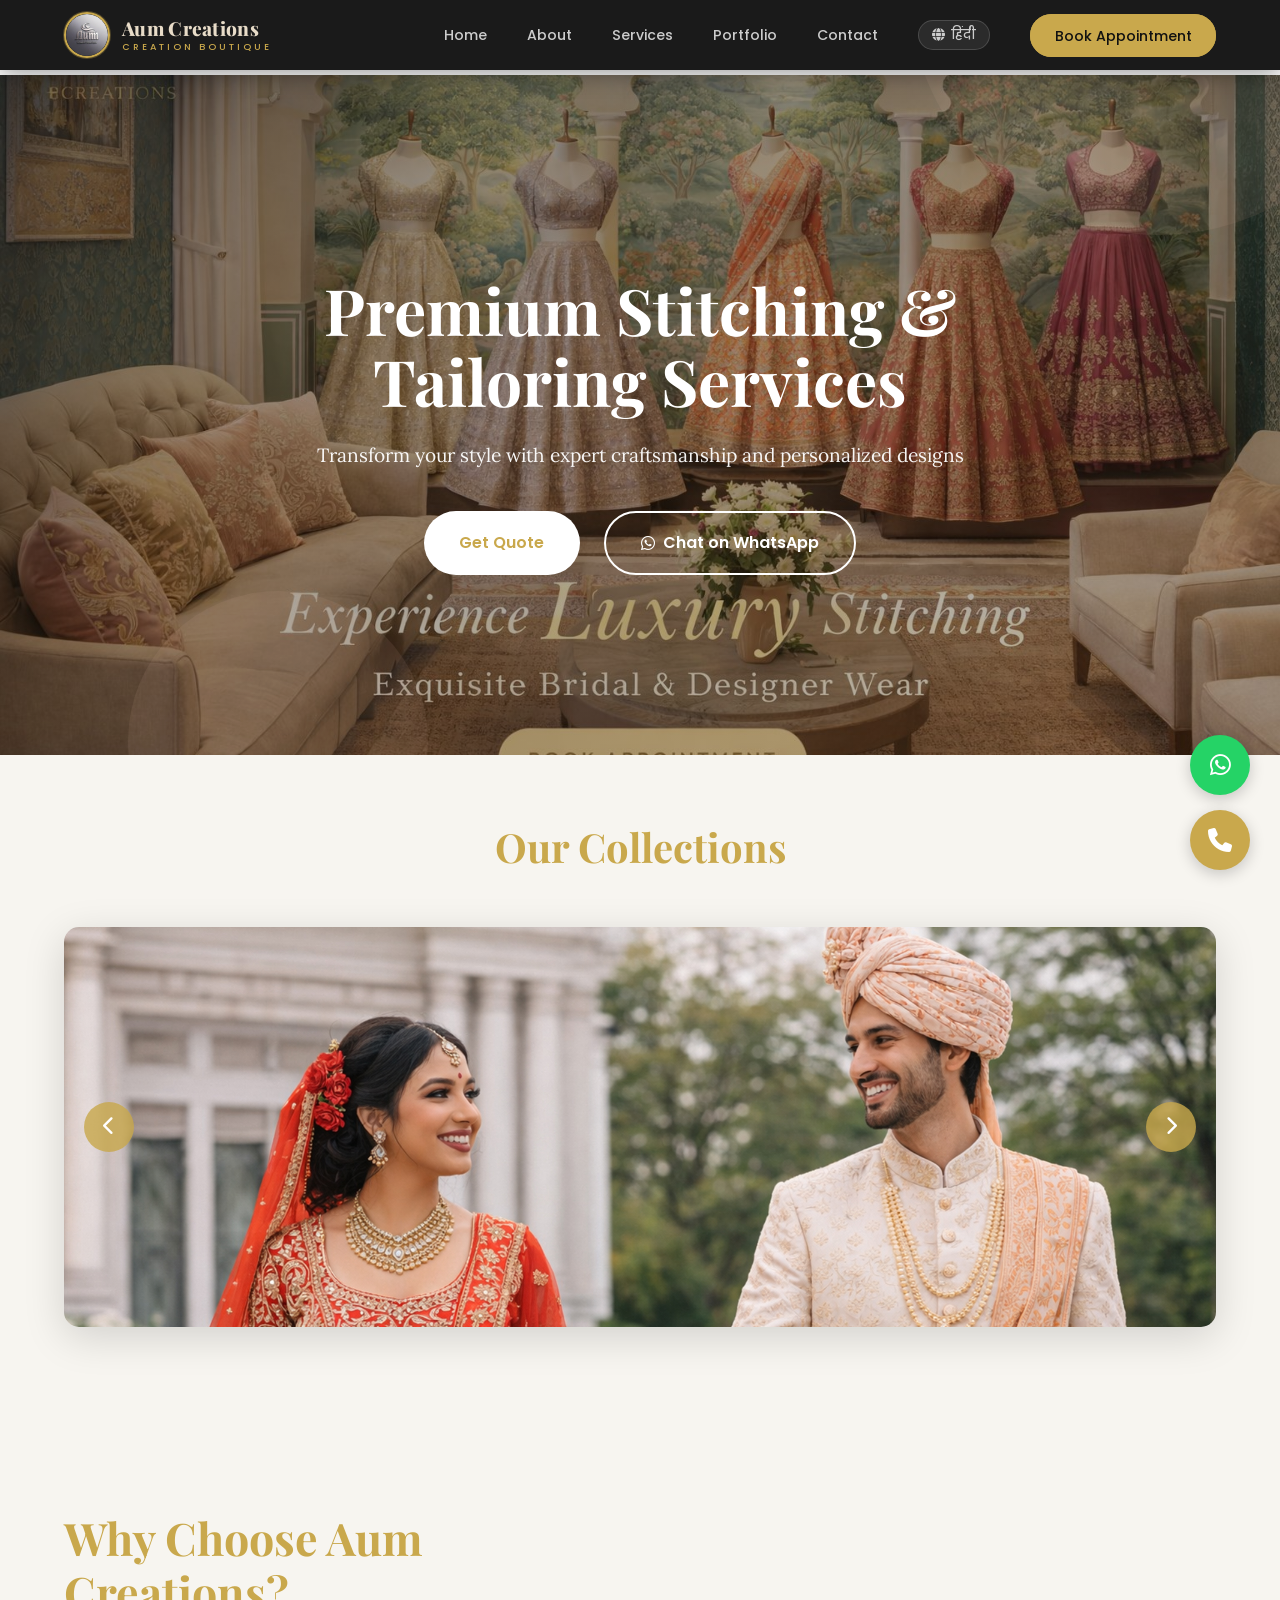
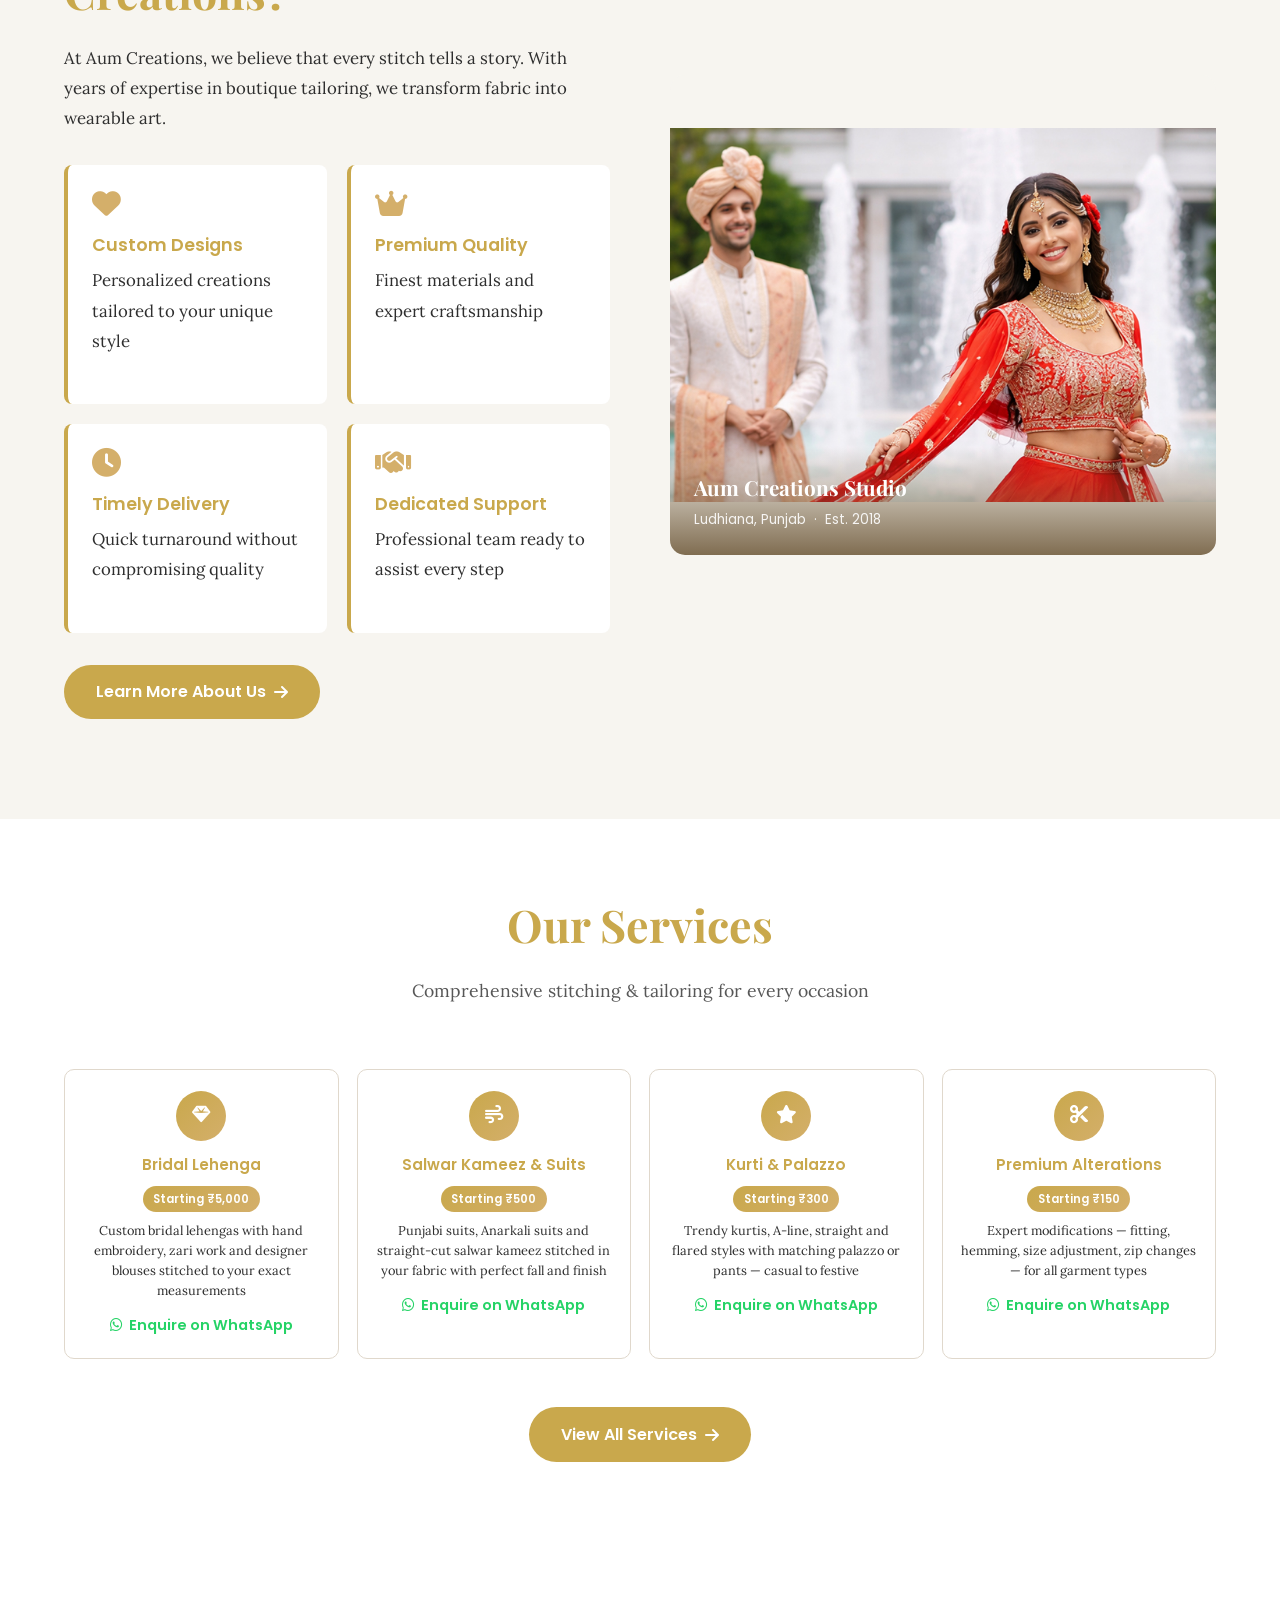
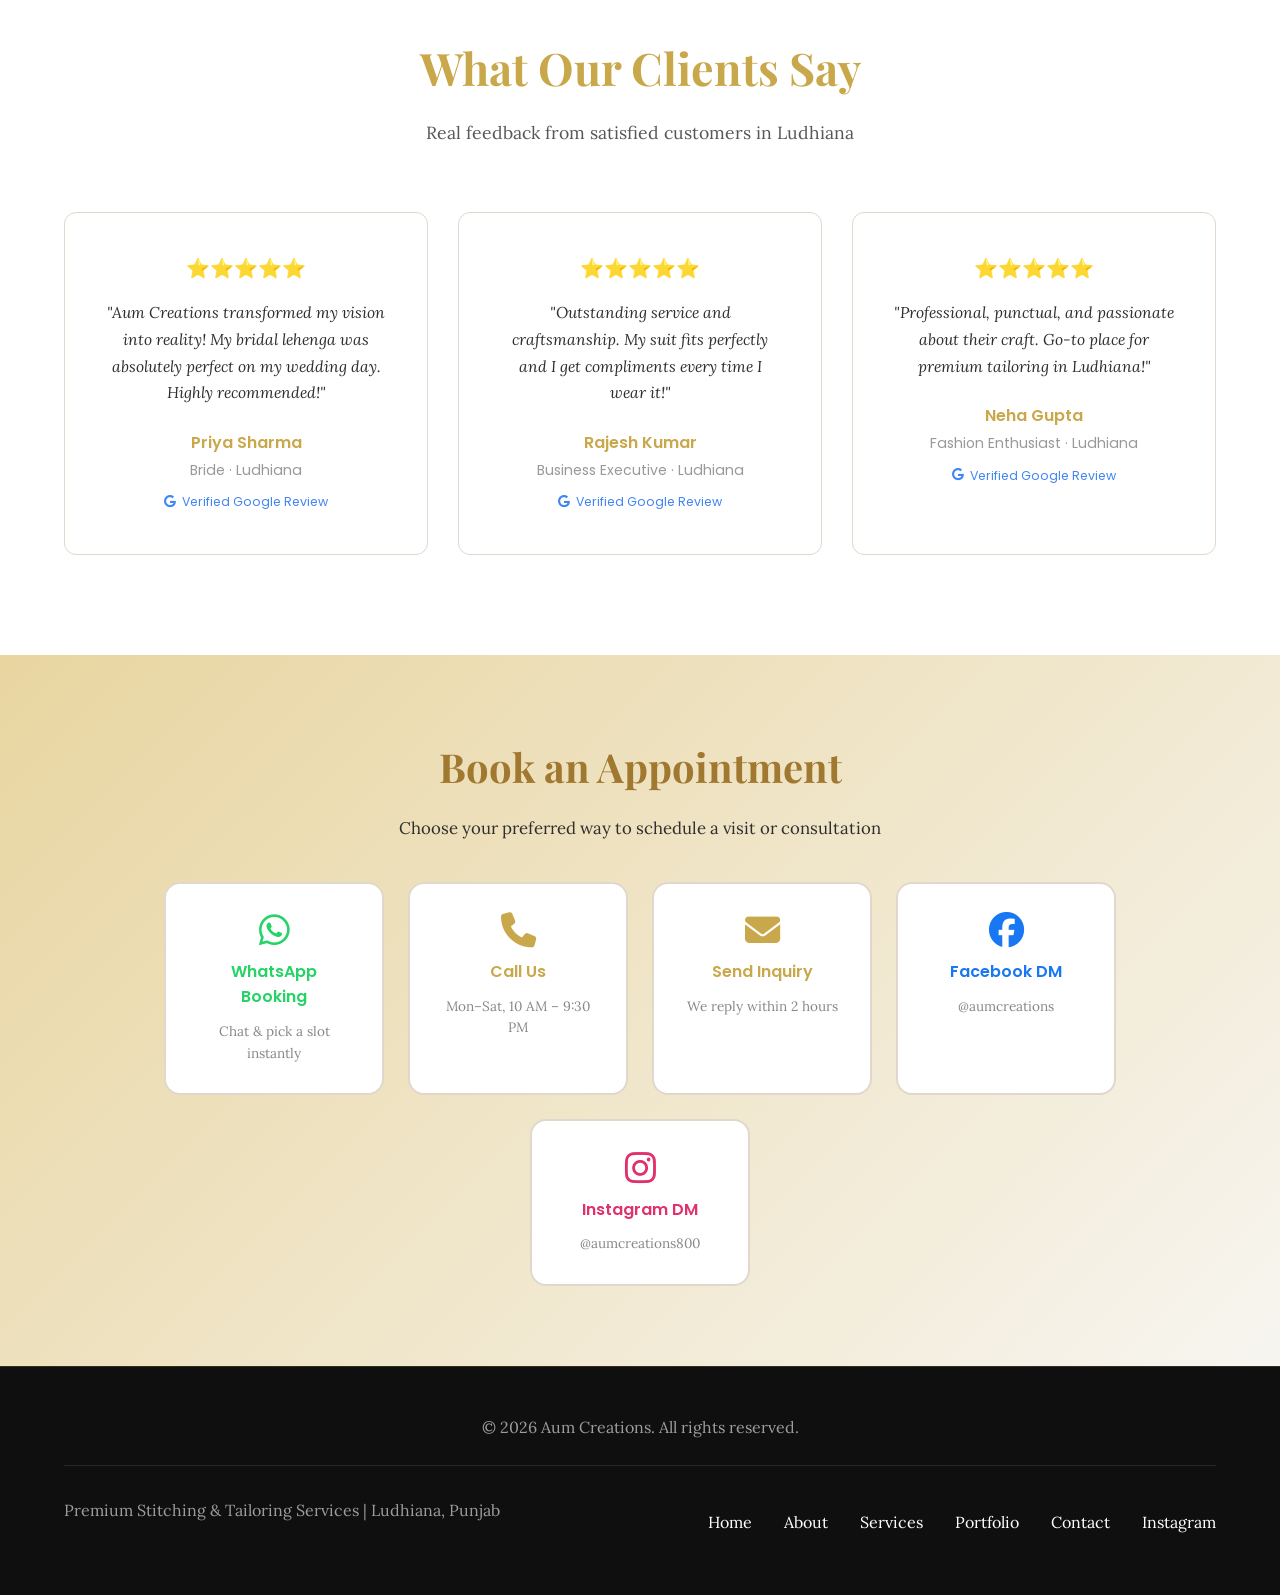
<file: templates/index.html>
<!DOCTYPE html>
<html lang="en">
<head>
    <meta charset="UTF-8">
    <meta name="viewport" content="width=device-width, initial-scale=1.0">
    <title>Aum Creations - Premium Stitching & Tailoring Services</title>
    <meta name="description" content="Discover premium stitching and tailoring services at Aum Creations, Ludhiana. Expert craftsmanship, custom designs, bridal wear, and professional alterations.">
    <link rel="icon" href="data:image/svg+xml,<svg xmlns='http://www.w3.org/2000/svg' viewBox='0 0 100 100'><text y='.9em' font-size='90'>✂️</text></svg>">
    <link rel="preconnect" href="https://fonts.googleapis.com">
    <link rel="preconnect" href="https://fonts.gstatic.com" crossorigin>
    <link href="https://fonts.googleapis.com/css2?family=Playfair+Display:wght@700;800&family=Lora:wght@400;500;600&family=Poppins:wght@300;400;500;600&display=swap" rel="stylesheet">
    <link rel="stylesheet" href="https://cdnjs.cloudflare.com/ajax/libs/font-awesome/6.4.0/css/all.min.css">
    <link rel="stylesheet" href="/static/css/shared.css">
    <style>
        /* hero */
        .hero{margin-top:75px;background:linear-gradient(160deg,rgba(15,15,15,.5) 0%,rgba(30,22,10,.4) 50%,rgba(50,35,10,.3) 100%),url('/static/images/hero-luxury-bridal.png') center/cover no-repeat;color:var(--white);padding:120px 5% 100px;text-align:center;position:relative;overflow:hidden;min-height:680px;display:flex;align-items:center;justify-content:center}
        .hero::before{content:'';position:absolute;top:-50%;right:-10%;width:500px;height:500px;background:rgba(212,175,153,.1);border-radius:50%;animation:float 8s ease-in-out infinite}
        .hero::after{content:'';position:absolute;bottom:-20%;left:10%;width:300px;height:300px;background:rgba(212,175,153,.1);border-radius:50%;animation:float 10s ease-in-out infinite reverse}
        @keyframes float{0%,100%{transform:translateY(0)}50%{transform:translateY(-30px)}}
        .hero-content{position:relative;z-index:2;max-width:900px;animation:fadeInUp .8s ease-out}
        @keyframes fadeInUp{from{opacity:0;transform:translateY(30px)}to{opacity:1;transform:translateY(0)}}
        .hero h1{font-family:'Playfair Display',serif;font-size:4rem;margin-bottom:1.5rem;line-height:1.1}
        .hero p{font-size:1.2rem;margin-bottom:2.5rem;opacity:.95}
        .hero-cta{display:flex;gap:1.5rem;justify-content:center;flex-wrap:wrap}

        /* about preview */
        .about-preview{padding:100px 5%;background:var(--light);display:grid;grid-template-columns:1fr 1fr;gap:60px;align-items:center;max-width:1400px;margin:0 auto}
        .about-content h2{font-family:'Playfair Display',serif;font-size:2.8rem;margin-bottom:1.5rem;color:var(--primary);line-height:1.2}
        .about-content p{margin-bottom:1.5rem;font-size:1.05rem;line-height:1.8}
        .about-features{display:grid;grid-template-columns:1fr 1fr;gap:20px;margin-top:2rem}
        .feature-card{padding:1.5rem;background:var(--white);border-left:4px solid var(--primary);border-radius:8px;transition:all .3s}
        .feature-card:hover{transform:translateY(-8px);box-shadow:0 10px 30px rgba(139,111,71,.15)}
        .feature-card i{color:var(--accent);font-size:1.8rem;margin-bottom:.8rem}
        .feature-card h3{font-family:'Poppins',sans-serif;font-size:1.1rem;margin-bottom:.4rem;color:var(--primary);font-weight:600}
        .about-image{position:relative;height:480px;border-radius:15px;overflow:hidden}
        .about-image img{width:100%;height:100%;object-fit:contain;background:var(--light)}
        .about-image-overlay{position:absolute;bottom:0;left:0;right:0;background:linear-gradient(transparent,rgba(107,85,53,.85));padding:1.5rem;color:var(--white)}
        .about-image-overlay h3{font-family:'Playfair Display',serif;font-size:1.3rem;margin-bottom:.3rem}
        .about-image-overlay p{font-family:'Poppins',sans-serif;font-size:.85rem;opacity:.9}

        /* services preview */
        .services-preview{padding:70px 5%;max-width:1400px;margin:0 auto}
        .services-grid{display:grid;grid-template-columns:repeat(4,1fr);gap:18px}
        .service-card{background:var(--white);border:1px solid var(--border);border-radius:10px;padding:1.3rem 1rem;text-align:center;transition:all .3s}
        .service-card:hover{border-color:var(--primary);box-shadow:0 8px 24px rgba(139,111,71,.18);transform:translateY(-5px)}
        .service-icon{width:50px;height:50px;background:linear-gradient(135deg,var(--primary),var(--accent));border-radius:50%;display:flex;align-items:center;justify-content:center;margin:0 auto .8rem;font-size:1.15rem;color:var(--white)}
        .service-card h3{font-family:'Poppins',sans-serif;font-size:.95rem;margin-bottom:.45rem;color:var(--primary);font-weight:600}
        .price-tag{display:inline-block;background:linear-gradient(135deg,var(--primary),var(--accent));color:var(--white);font-family:'Poppins',sans-serif;font-size:.72rem;font-weight:600;padding:.22rem .65rem;border-radius:20px;margin-bottom:.6rem}
        .service-card p{color:var(--text);line-height:1.55;margin-bottom:.7rem;font-size:.8rem}
        .wa-link{display:inline-flex;align-items:center;gap:.4rem;color:#25d366;text-decoration:none;font-weight:600;font-family:'Poppins',sans-serif;font-size:.9rem;transition:all .3s}
        .wa-link:hover{color:#1da851;transform:translateX(3px)}
        .view-all-btn{text-align:center;margin-top:3rem}
        .view-all{display:inline-flex;align-items:center;gap:.5rem;background:var(--primary);color:var(--white);padding:.9rem 2rem;border-radius:30px;text-decoration:none;font-family:'Poppins',sans-serif;font-weight:600;transition:all .3s}
        .view-all:hover{background:var(--primary-dark);transform:translateY(-3px)}

        /* testimonials */
        .testimonials{padding:100px 5%;max-width:1400px;margin:0 auto}
        .testimonials-slider{display:grid;grid-template-columns:repeat(auto-fit,minmax(300px,1fr));gap:30px;margin-top:3rem}
        .testimonial-card{background:var(--white);border:1px solid var(--border);border-radius:12px;padding:2.5rem;text-align:center;transition:all .3s}
        .testimonial-card:hover{box-shadow:0 15px 40px rgba(139,111,71,.15);transform:translateY(-10px)}
        .stars{color:var(--warning);font-size:1.2rem;margin-bottom:1rem}
        .testimonial-text{font-size:.98rem;color:var(--text);margin-bottom:1.5rem;line-height:1.7;font-style:italic}
        .testimonial-author{font-family:'Poppins',sans-serif;font-weight:600;color:var(--primary);margin-bottom:.2rem}
        .testimonial-role{font-size:.88rem;color:#999;font-family:'Poppins',sans-serif}
        .google-badge{display:inline-flex;align-items:center;gap:.4rem;margin-top:.7rem;font-size:.78rem;color:#4285F4;font-family:'Poppins',sans-serif}

        /* booking */
        .booking{padding:80px 5%;background:linear-gradient(135deg,var(--primary-light),var(--light));text-align:center}
        .booking h2{font-family:'Playfair Display',serif;font-size:2.5rem;color:var(--primary-dark);margin-bottom:1rem}
        .booking>p{font-size:1.05rem;max-width:580px;margin:0 auto 2.5rem}
        .booking-options{display:flex;gap:1.5rem;justify-content:center;flex-wrap:wrap}
        .booking-option{background:var(--white);border:2px solid var(--border);border-radius:16px;padding:1.8rem 2rem;width:220px;cursor:pointer;transition:all .3s;text-decoration:none;color:var(--text);display:flex;flex-direction:column;align-items:center;gap:.7rem}
        .booking-option:hover{border-color:var(--primary);transform:translateY(-8px);box-shadow:0 12px 30px rgba(139,111,71,.2)}
        .booking-option i{font-size:2.2rem;color:var(--primary)}
        .booking-option h3{font-family:'Poppins',sans-serif;font-size:1rem;font-weight:600;color:var(--primary)}
        .booking-option p{font-size:.85rem;color:#888;text-align:center;margin:0}
        .booking-option.wa-opt i{color:#25d366}
        .booking-option.wa-opt:hover{border-color:#25d366}
        .booking-option.wa-opt h3{color:#25d366}
        .booking-option.insta-opt i{color:#E1306C}
        .booking-option.insta-opt:hover{border-color:#E1306C}
        .booking-option.insta-opt h3{color:#E1306C}
        .booking-option.fb-opt i{color:#1877F2}
        .booking-option.fb-opt:hover{border-color:#1877F2}
        .booking-option.fb-opt h3{color:#1877F2}

        /* image slider */
        .image-slider{padding:60px 5%;background:var(--light);max-width:1400px;margin:0 auto}
        .slider-header{text-align:center;margin-bottom:3rem}
        .slider-header h2{font-family:'Playfair Display',serif;font-size:2.5rem;color:var(--primary);margin-bottom:.8rem}
        .slider-container{position:relative;width:100%;overflow:hidden;border-radius:15px;box-shadow:0 10px 40px rgba(0,0,0,.15)}
        .slider-wrapper{display:flex;animation:slide 20s infinite linear}
        .slider-item{min-width:100%;height:400px;object-fit:cover;flex-shrink:0}
        @keyframes slide{0%{transform:translateX(0)}100%{transform:translateX(-500%)}}
        .slider-wrapper:hover{animation-play-state:paused}
        .slider-nav{position:absolute;top:50%;transform:translateY(-50%);width:100%;display:flex;justify-content:space-between;padding:0 20px;pointer-events:none;z-index:10}
        .slider-btn{background:rgba(201,168,76,.8);color:var(--white);border:none;width:50px;height:50px;border-radius:50%;font-size:1.2rem;cursor:pointer;transition:all .3s;pointer-events:all}
        .slider-btn:hover{background:var(--primary);transform:scale(1.1)}
        .slider-dots{text-align:center;padding:1.5rem 0 0}
        .dot{width:12px;height:12px;border-radius:50%;background:var(--border);margin:0 8px;display:inline-block;cursor:pointer;transition:all .3s}
        .dot.active{background:var(--primary);width:30px;border-radius:6px}

        @media(max-width:1024px){.about-preview{grid-template-columns:1fr}.services-grid{grid-template-columns:repeat(2,1fr)}}
        @media(max-width:768px){
            .hero h1{font-size:2.4rem}.hero p{font-size:1.1rem}.hero-cta{flex-direction:column}.btn{width:100%;justify-content:center}
            .about-features{grid-template-columns:1fr}.services-grid{grid-template-columns:1fr}
            .booking-options{flex-direction:column;align-items:center}
            .booking-option{width:100%;max-width:300px}
        }
        @media(max-width:480px){.hero{padding:80px 3% 60px;min-height:auto}.hero h1{font-size:1.9rem}}
    </style>
</head>
<body class="lang-en" id="bodyEl">

<!-- HEADER -->
<header>
    <nav>
        <a href="/" class="logo"><img src="/static/images/logo.png" alt="Aum Creation Boutique Logo"><div class="logo-text">Aum Creations<span>Creation Boutique</span></div></a>
        <ul class="nav-links" id="navLinks">
            <li><a href="/"><span class="en">Home</span><span class="hi">होम</span></a></li>
            <li><a href="/about"><span class="en">About</span><span class="hi">हमारे बारे में</span></a></li>
            <li><a href="/services"><span class="en">Services</span><span class="hi">सेवाएं</span></a></li>
            <li><a href="/portfolio"><span class="en">Portfolio</span><span class="hi">पोर्टफोलियो</span></a></li>
            <li><a href="/contact"><span class="en">Contact</span><span class="hi">संपर्क</span></a></li>
            <li><button class="lang-btn" onclick="toggleLang()"><i class="fas fa-globe"></i><span id="langLabel">हिंदी</span></button></li>
            <li><a href="/contact" class="cta-btn"><span class="en">Book Appointment</span><span class="hi">अपॉइंटमेंट बुक करें</span></a></li>
        </ul>
        <button class="mobile-menu-toggle" id="mobileMenuToggle"><i class="fas fa-bars"></i></button>
    </nav>
</header>

<!-- HERO -->
<section class="hero" id="home">
    <div class="hero-content">
        <h1><span class="en">Premium Stitching &amp; Tailoring Services</span><span class="hi">प्रीमियम सिलाई और दर्जी सेवाएं</span></h1>
        <p><span class="en">Transform your style with expert craftsmanship and personalized designs</span><span class="hi">विशेषज्ञ कारीगरी और व्यक्तिगत डिज़ाइन के साथ अपनी स्टाइल बदलें</span></p>
        <div class="hero-cta">
            <a href="/contact" class="btn btn-primary"><span class="en">Get Quote</span><span class="hi">कोटेशन लें</span></a>
            <button class="btn btn-secondary" onclick="openWA('Hello Aum Creations! I would like to inquire about your services.')"><i class="fab fa-whatsapp"></i><span class="en">Chat on WhatsApp</span><span class="hi">WhatsApp पर बात करें</span></button>
        </div>
    </div>
</section>

<!-- IMAGE SLIDER -->
<section class="image-slider">
    <div class="slider-header">
        <h2><span class="en">Our Collections</span><span class="hi">हमारे संग्रह</span></h2>
    </div>
    <div class="slider-container">
        <div class="slider-wrapper" id="sliderWrapper">
            <img src="/static/images/hero-slide1.jpg" alt="Bridal Collection 1" class="slider-item" loading="lazy">
            <img src="/static/images/hero-slide2.jpg" alt="Bridal Collection 2" class="slider-item" loading="lazy">
            <img src="/static/images/hero-slide3.jpg" alt="Bridal Collection 3" class="slider-item" loading="lazy">
            <img src="/static/images/hero-slide4.jpg" alt="Bridal Collection 4" class="slider-item" loading="lazy">
            <img src="/static/images/hero-slide5.jpg" alt="Bridal Collection 5" class="slider-item" loading="lazy">
            <!-- duplicates for seamless loop -->
            <img src="/static/images/hero-slide1.jpg" alt="Bridal Collection 1" class="slider-item" loading="lazy">
            <img src="/static/images/hero-slide2.jpg" alt="Bridal Collection 2" class="slider-item" loading="lazy">
            <img src="/static/images/hero-slide3.jpg" alt="Bridal Collection 3" class="slider-item" loading="lazy">
        </div>
        <div class="slider-nav">
            <button class="slider-btn" id="prevBtn" onclick="moveSlider(-1)"><i class="fas fa-chevron-left"></i></button>
            <button class="slider-btn" id="nextBtn" onclick="moveSlider(1)"><i class="fas fa-chevron-right"></i></button>
        </div>
    </div>
    <div class="slider-dots" id="sliderDots"></div>
</section>

<!-- ABOUT PREVIEW -->
<section class="about-preview" id="about">
    <div class="about-content">
        <h2><span class="en">Why Choose Aum Creations?</span><span class="hi">Aum Creations को क्यों चुनें?</span></h2>
        <p><span class="en">At Aum Creations, we believe that every stitch tells a story. With years of expertise in boutique tailoring, we transform fabric into wearable art.</span><span class="hi">Aum Creations में, हम मानते हैं कि हर सिलाई एक कहानी बताती है।</span></p>
        <div class="about-features">
            <div class="feature-card"><i class="fas fa-heart"></i><h3><span class="en">Custom Designs</span><span class="hi">कस्टम डिज़ाइन</span></h3><p><span class="en">Personalized creations tailored to your unique style</span><span class="hi">आपकी अनूठी स्टाइल के लिए</span></p></div>
            <div class="feature-card"><i class="fas fa-crown"></i><h3><span class="en">Premium Quality</span><span class="hi">प्रीमियम गुणवत्ता</span></h3><p><span class="en">Finest materials and expert craftsmanship</span><span class="hi">बेहतरीन सामग्री</span></p></div>
            <div class="feature-card"><i class="fas fa-clock"></i><h3><span class="en">Timely Delivery</span><span class="hi">समय पर डिलीवरी</span></h3><p><span class="en">Quick turnaround without compromising quality</span><span class="hi">गुणवत्ता से समझौता किए बिना</span></p></div>
            <div class="feature-card"><i class="fas fa-handshake"></i><h3><span class="en">Dedicated Support</span><span class="hi">समर्पित सहायता</span></h3><p><span class="en">Professional team ready to assist every step</span><span class="hi">हर कदम पर सहायता</span></p></div>
        </div>
        <div style="margin-top:2rem"><a href="/about" class="view-all"><span class="en">Learn More About Us</span><span class="hi">हमारे बारे में जानें</span> <i class="fas fa-arrow-right"></i></a></div>
    </div>
    <div class="about-image">
        <img src="/static/images/bridal-main.jpg" alt="Aum Creations bridal collection" loading="lazy">
        <div class="about-image-overlay"><h3>Aum Creations Studio</h3><p>Ludhiana, Punjab &nbsp;·&nbsp; Est. 2018</p></div>
    </div>
</section>

<!-- SERVICES PREVIEW -->
<section class="services-preview">
    <div class="section-header">
        <h2><span class="en">Our Services</span><span class="hi">हमारी सेवाएं</span></h2>
        <p><span class="en">Comprehensive stitching &amp; tailoring for every occasion</span><span class="hi">हर अवसर के लिए व्यापक सिलाई सेवाएं</span></p>
    </div>
    <div class="services-grid" id="servicesGrid">
        <!-- Loaded from API -->
        <div class="service-card"><div class="service-icon"><i class="fas fa-gem"></i></div><h3>Bridal Lehenga</h3><div class="price-tag">Starting ₹5,000</div><p>Custom bridal lehengas with hand embroidery, zari work and designer blouses stitched to your exact measurements</p><a class="wa-link" href="#" onclick="return openWA('Hi! I am interested in Bridal Lehenga stitching.')"><i class="fab fa-whatsapp"></i> Enquire on WhatsApp</a></div>
        <div class="service-card"><div class="service-icon"><i class="fas fa-wind"></i></div><h3>Salwar Kameez &amp; Suits</h3><div class="price-tag">Starting ₹500</div><p>Punjabi suits, Anarkali suits and straight-cut salwar kameez stitched in your fabric with perfect fall and finish</p><a class="wa-link" href="#" onclick="return openWA('Hi! I want to get a Salwar Suit stitched.')"><i class="fab fa-whatsapp"></i> Enquire on WhatsApp</a></div>
        <div class="service-card"><div class="service-icon"><i class="fas fa-star"></i></div><h3>Kurti &amp; Palazzo</h3><div class="price-tag">Starting ₹300</div><p>Trendy kurtis, A-line, straight and flared styles with matching palazzo or pants — casual to festive</p><a class="wa-link" href="#" onclick="return openWA('Hi! I want Kurti stitching.')"><i class="fab fa-whatsapp"></i> Enquire on WhatsApp</a></div>

        <div class="service-card"><div class="service-icon"><i class="fas fa-scissors"></i></div><h3>Premium Alterations</h3><div class="price-tag">Starting ₹150</div><p>Expert modifications — fitting, hemming, size adjustment, zip changes — for all garment types</p><a class="wa-link" href="#" onclick="return openWA('Hi! I need alteration services.')"><i class="fab fa-whatsapp"></i> Enquire on WhatsApp</a></div>

    </div>
    <div class="view-all-btn"><a href="/services" class="view-all"><span class="en">View All Services</span><span class="hi">सभी सेवाएं देखें</span> <i class="fas fa-arrow-right"></i></a></div>
</section>

<!-- TESTIMONIALS -->
<section class="testimonials">
    <div class="section-header">
        <h2><span class="en">What Our Clients Say</span><span class="hi">हमारे ग्राहक क्या कहते हैं</span></h2>
        <p><span class="en">Real feedback from satisfied customers in Ludhiana</span><span class="hi">लुधियाना के संतुष्ट ग्राहकों की प्रतिक्रिया</span></p>
    </div>
    <div class="testimonials-slider">
        <div class="testimonial-card"><div class="stars">⭐⭐⭐⭐⭐</div><p class="testimonial-text">"Aum Creations transformed my vision into reality! My bridal lehenga was absolutely perfect on my wedding day. Highly recommended!"</p><p class="testimonial-author">Priya Sharma</p><p class="testimonial-role">Bride · Ludhiana</p><div class="google-badge"><i class="fab fa-google"></i> Verified Google Review</div></div>
        <div class="testimonial-card"><div class="stars">⭐⭐⭐⭐⭐</div><p class="testimonial-text">"Outstanding service and craftsmanship. My suit fits perfectly and I get compliments every time I wear it!"</p><p class="testimonial-author">Rajesh Kumar</p><p class="testimonial-role">Business Executive · Ludhiana</p><div class="google-badge"><i class="fab fa-google"></i> Verified Google Review</div></div>
        <div class="testimonial-card"><div class="stars">⭐⭐⭐⭐⭐</div><p class="testimonial-text">"Professional, punctual, and passionate about their craft. Go-to place for premium tailoring in Ludhiana!"</p><p class="testimonial-author">Neha Gupta</p><p class="testimonial-role">Fashion Enthusiast · Ludhiana</p><div class="google-badge"><i class="fab fa-google"></i> Verified Google Review</div></div>
    </div>
</section>

<!-- BOOKING -->
<section class="booking">
    <h2><span class="en">Book an Appointment</span><span class="hi">अपॉइंटमेंट बुक करें</span></h2>
    <p><span class="en">Choose your preferred way to schedule a visit or consultation</span><span class="hi">अपनी पसंदीदा विधि से अपॉइंटमेंट शेड्यूल करें</span></p>
    <div class="booking-options">
        <a class="booking-option wa-opt" href="#" onclick="return openWA('Hi! I would like to book an appointment.')"><i class="fab fa-whatsapp"></i><h3><span class="en">WhatsApp Booking</span><span class="hi">WhatsApp बुकिंग</span></h3><p><span class="en">Chat &amp; pick a slot instantly</span><span class="hi">तुरंत स्लॉट चुनें</span></p></a>
        <a class="booking-option" href="tel:+91 92172 97800"><i class="fas fa-phone"></i><h3><span class="en">Call Us</span><span class="hi">कॉल करें</span></h3><p><span class="en">Mon–Sat, 10 AM – 9:30 PM</span><span class="hi">सोम–शनि, सुबह 10 – शाम 9:30</span></p></a>
        <a class="booking-option" href="/contact"><i class="fas fa-envelope"></i><h3><span class="en">Send Inquiry</span><span class="hi">जानकारी भेजें</span></h3><p><span class="en">We reply within 2 hours</span><span class="hi">2 घंटे में जवाब</span></p></a>
        <a class="booking-option fb-opt" href="https://www.facebook.com/profile.php?id=61583735537832" target="_blank"><i class="fab fa-facebook"></i><h3>Facebook DM</h3><p>@aumcreations</p></a>
        <a class="booking-option insta-opt" href="https://www.instagram.com/aumcreations800/" target="_blank"><i class="fab fa-instagram"></i><h3>Instagram DM</h3><p>@aumcreations800</p></a>
    </div>
</section>

<!-- FOOTER -->
<footer>
    <p>&copy; <span id="yr"></span> Aum Creations. All rights reserved.</p>
    <div class="footer-bottom">
        <p>Premium Stitching &amp; Tailoring Services | Ludhiana, Punjab</p>
        <div class="footer-links">
            <a href="/">Home</a><a href="/about">About</a><a href="/services">Services</a>
            <a href="/portfolio">Portfolio</a><a href="/contact">Contact</a>
            <a href="https://www.instagram.com/aumcreations800/" target="_blank">Instagram</a>
        </div>
    </div>
</footer>

<!-- STICKY -->
<div class="sticky-contact">
    <a href="#" onclick="return openWA('Hello Aum Creations!')" class="sticky-btn whatsapp-btn"><i class="fab fa-whatsapp"></i></a>
    <a href="tel:+91 92172 97800" class="sticky-btn call-btn"><i class="fas fa-phone"></i></a>
    <div class="sticky-btn scroll-to-top" id="scrollToTop"><i class="fas fa-arrow-up"></i></div>
</div>

<script src="/static/js/shared.js"></script>
<script>
// Image Slider
let currentSlide = 0;
let sliderAutoplay;

function startSlider() {
    const sliderWrapper = document.getElementById('sliderWrapper');
    const totalItems = 9; // 6 original + 3 repeat
    
    sliderAutoplay = setInterval(() => {
        currentSlide += 1;
        if (currentSlide >= totalItems) {
            currentSlide = 0;
        }
        updateSlider();
    }, 3000); // Auto advance every 3 seconds
}

function moveSlider(direction) {
    const sliderWrapper = document.getElementById('sliderWrapper');
    const totalItems = 9;
    currentSlide += direction;
    
    if (currentSlide < 0) {
        currentSlide = totalItems - 1;
    } else if (currentSlide >= totalItems) {
        currentSlide = 0;
    }
    
    clearInterval(sliderAutoplay);
    updateSlider();
    startSlider();
}

function updateSlider() {
    const sliderWrapper = document.getElementById('sliderWrapper');
    const offset = -currentSlide * 100;
    sliderWrapper.style.transform = `translateX(${offset}%)`;
    sliderWrapper.style.transition = 'transform 0.5s ease-in-out';
}

// Initialize slider on page load
document.addEventListener('DOMContentLoaded', () => {
    startSlider();
});
</script>
</body>
</html>
</file>
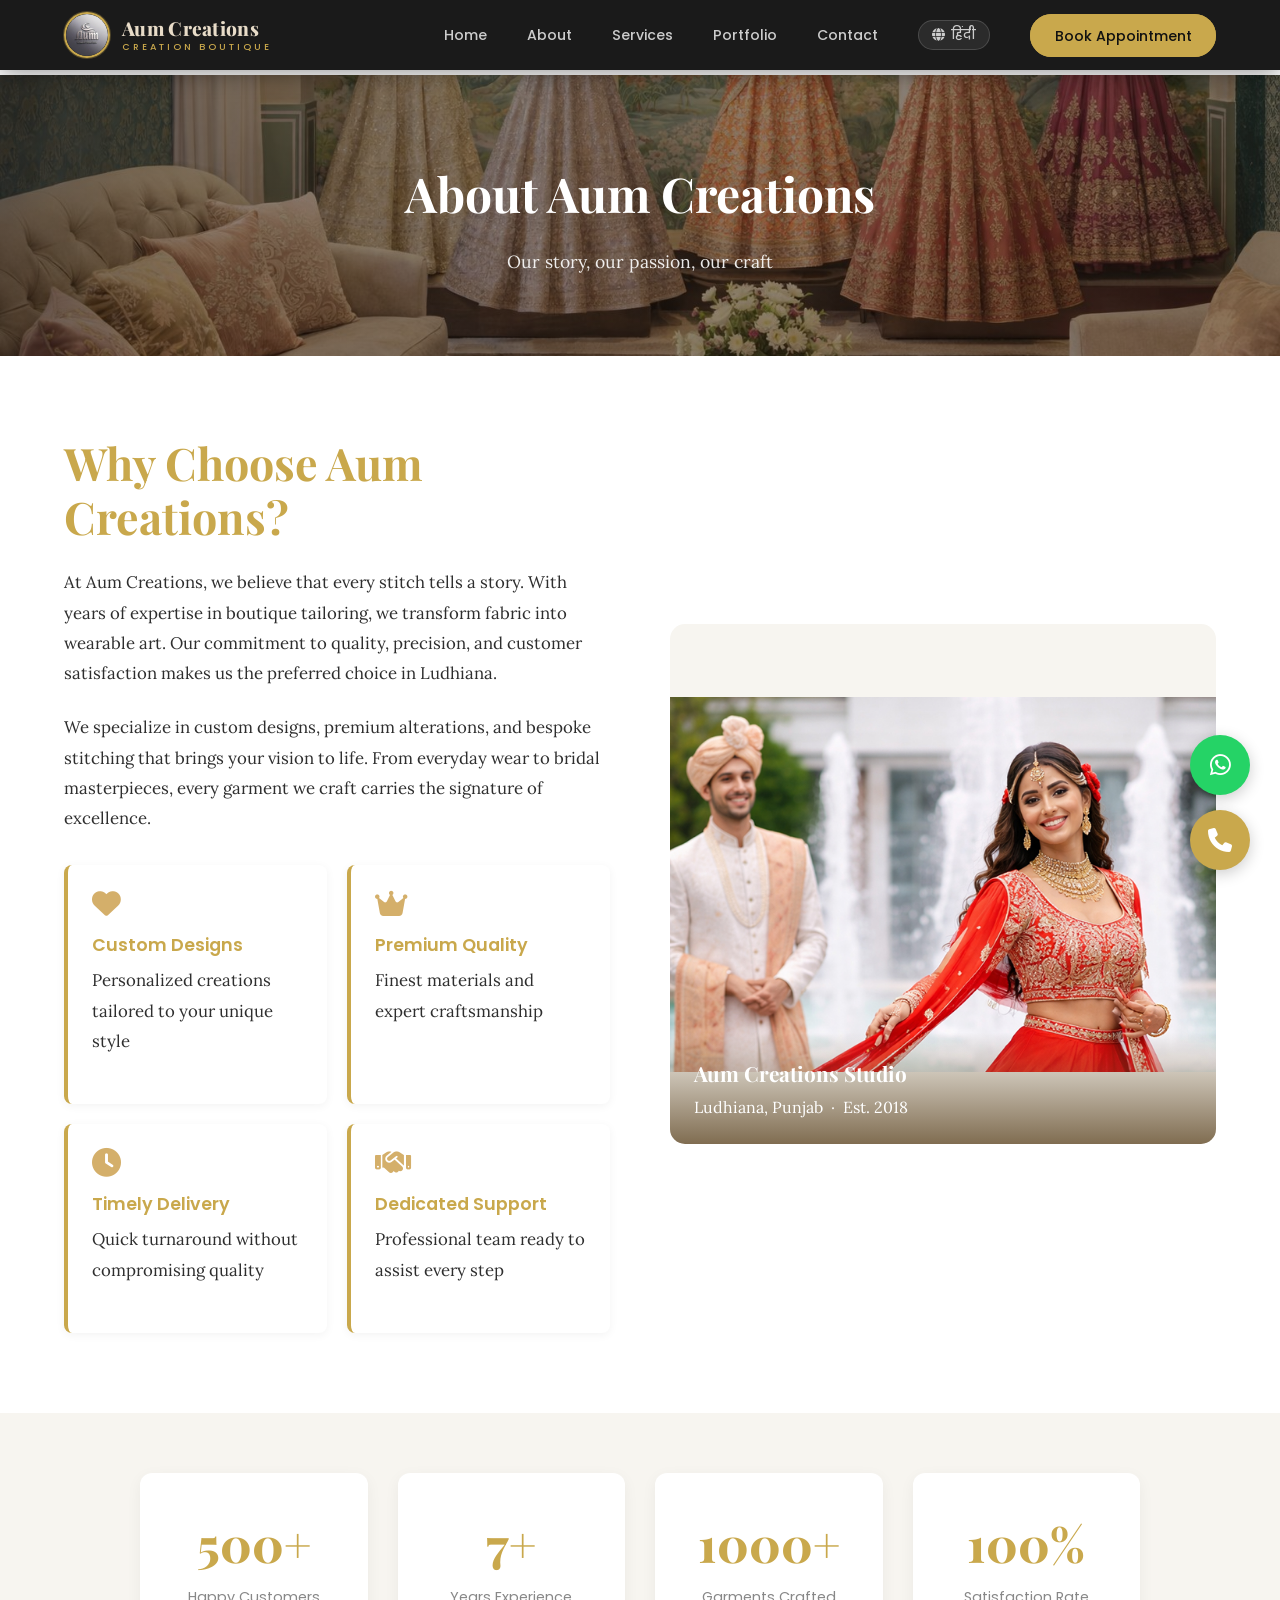
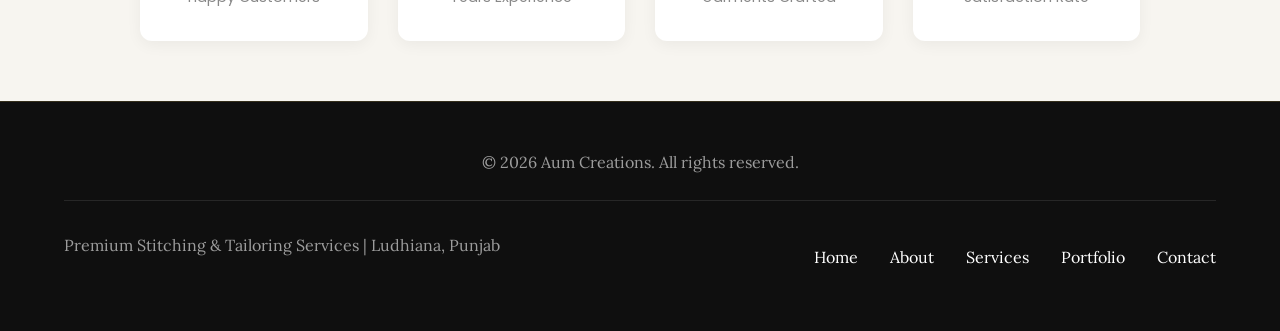
<file: templates/about.html>
<!DOCTYPE html>
<html lang="en">
<head>
    <meta charset="UTF-8">
    <meta name="viewport" content="width=device-width, initial-scale=1.0">
    <title>About - Aum Creations</title>
    <link rel="icon" href="data:image/svg+xml,<svg xmlns='http://www.w3.org/2000/svg' viewBox='0 0 100 100'><text y='.9em' font-size='90'>✂️</text></svg>">
    <link rel="preconnect" href="https://fonts.googleapis.com">
    <link href="https://fonts.googleapis.com/css2?family=Playfair+Display:wght@700;800&family=Lora:wght@400;500;600&family=Poppins:wght@300;400;500;600&display=swap" rel="stylesheet">
    <link rel="stylesheet" href="https://cdnjs.cloudflare.com/ajax/libs/font-awesome/6.4.0/css/all.min.css">
    <link rel="stylesheet" href="/static/css/shared.css">
    <style>
        .about-section{padding:80px 5%;max-width:1400px;margin:0 auto;display:grid;grid-template-columns:1fr 1fr;gap:60px;align-items:center}
        .about-content h2{font-family:'Playfair Display',serif;font-size:2.8rem;margin-bottom:1.5rem;color:var(--primary);line-height:1.2}
        .about-content p{margin-bottom:1.5rem;font-size:1.05rem;line-height:1.8}
        .about-features{display:grid;grid-template-columns:1fr 1fr;gap:20px;margin-top:2rem}
        .feature-card{padding:1.5rem;background:var(--white);border-left:4px solid var(--primary);border-radius:8px;transition:all .3s;box-shadow:0 2px 10px rgba(0,0,0,.05)}
        .feature-card:hover{transform:translateY(-8px);box-shadow:0 10px 30px rgba(139,111,71,.15)}
        .feature-card i{color:var(--accent);font-size:1.8rem;margin-bottom:.8rem}
        .feature-card h3{font-family:'Poppins',sans-serif;font-size:1.1rem;margin-bottom:.4rem;color:var(--primary);font-weight:600}
        .about-image{position:relative;height:520px;border-radius:15px;overflow:hidden}
        .about-image img{width:100%;height:100%;object-fit:contain;background:var(--light)}
        .about-image-overlay{position:absolute;bottom:0;left:0;right:0;background:linear-gradient(transparent,rgba(107,85,53,.85));padding:1.5rem;color:var(--white)}
        .about-image-overlay h3{font-family:'Playfair Display',serif;font-size:1.3rem;margin-bottom:.3rem}
        .stats-section{background:var(--light);padding:60px 5%}
        .stats-grid{display:grid;grid-template-columns:repeat(auto-fit,minmax(180px,1fr));gap:30px;max-width:1000px;margin:0 auto;text-align:center}
        .stat-card{background:var(--white);padding:2rem;border-radius:12px;box-shadow:0 4px 15px rgba(0,0,0,.05)}
        .stat-number{font-family:'Playfair Display',serif;font-size:3rem;color:var(--primary);font-weight:800}
        .stat-label{font-family:'Poppins',sans-serif;font-size:.9rem;color:#888;margin-top:.3rem}
        @media(max-width:1024px){.about-section{grid-template-columns:1fr}}
        @media(max-width:768px){.about-features{grid-template-columns:1fr}}
    </style>
</head>
<body class="lang-en" id="bodyEl">

<header>
    <nav>
        <a href="/" class="logo"><img src="/static/images/logo.png" alt="Aum Creation Boutique Logo"><div class="logo-text">Aum Creations<span>Creation Boutique</span></div></a>
        <ul class="nav-links" id="navLinks">
            <li><a href="/"><span class="en">Home</span><span class="hi">होम</span></a></li>
            <li><a href="/about"><span class="en">About</span><span class="hi">हमारे बारे में</span></a></li>
            <li><a href="/services"><span class="en">Services</span><span class="hi">सेवाएं</span></a></li>
            <li><a href="/portfolio"><span class="en">Portfolio</span><span class="hi">पोर्टफोलियो</span></a></li>
            <li><a href="/contact"><span class="en">Contact</span><span class="hi">संपर्क</span></a></li>
            <li><button class="lang-btn" onclick="toggleLang()"><i class="fas fa-globe"></i><span id="langLabel">हिंदी</span></button></li>
            <li><a href="/contact" class="cta-btn"><span class="en">Book Appointment</span><span class="hi">अपॉइंटमेंट बुक करें</span></a></li>
        </ul>
        <button class="mobile-menu-toggle" id="mobileMenuToggle"><i class="fas fa-bars"></i></button>
    </nav>
</header>

<div class="page-hero">
    <h1><span class="en">About Aum Creations</span><span class="hi">Aum Creations के बारे में</span></h1>
    <p><span class="en">Our story, our passion, our craft</span><span class="hi">हमारी कहानी, हमारा जुनून</span></p>
</div>

<section class="about-section">
    <div class="about-content">
        <h2><span class="en">Why Choose Aum Creations?</span><span class="hi">Aum Creations को क्यों चुनें?</span></h2>
        <p><span class="en">At Aum Creations, we believe that every stitch tells a story. With years of expertise in boutique tailoring, we transform fabric into wearable art. Our commitment to quality, precision, and customer satisfaction makes us the preferred choice in Ludhiana.</span><span class="hi">Aum Creations में, हम मानते हैं कि हर सिलाई एक कहानी बताती है। बुटीक टेलरिंग में वर्षों की विशेषज्ञता के साथ, हम कपड़े को पहनने योग्य कला में बदलते हैं।</span></p>
        <p><span class="en">We specialize in custom designs, premium alterations, and bespoke stitching that brings your vision to life. From everyday wear to bridal masterpieces, every garment we craft carries the signature of excellence.</span><span class="hi">हम कस्टम डिज़ाइन, प्रीमियम बदलाव और बेस्पोक सिलाई में विशेषज्ञ हैं। रोजमर्रा के कपड़ों से लेकर दुल्हन की उत्कृष्ट कृतियों तक।</span></p>
        <div class="about-features">
            <div class="feature-card"><i class="fas fa-heart"></i><h3><span class="en">Custom Designs</span><span class="hi">कस्टम डिज़ाइन</span></h3><p><span class="en">Personalized creations tailored to your unique style</span><span class="hi">आपकी अनूठी स्टाइल के लिए</span></p></div>
            <div class="feature-card"><i class="fas fa-crown"></i><h3><span class="en">Premium Quality</span><span class="hi">प्रीमियम गुणवत्ता</span></h3><p><span class="en">Finest materials and expert craftsmanship</span><span class="hi">बेहतरीन सामग्री और विशेषज्ञ कारीगरी</span></p></div>
            <div class="feature-card"><i class="fas fa-clock"></i><h3><span class="en">Timely Delivery</span><span class="hi">समय पर डिलीवरी</span></h3><p><span class="en">Quick turnaround without compromising quality</span><span class="hi">गुणवत्ता से समझौता किए बिना</span></p></div>
            <div class="feature-card"><i class="fas fa-handshake"></i><h3><span class="en">Dedicated Support</span><span class="hi">समर्पित सहायता</span></h3><p><span class="en">Professional team ready to assist every step</span><span class="hi">हर कदम पर सहायता के लिए तैयार</span></p></div>
        </div>
    </div>
    <div class="about-image">
        <img src="/static/images/bridal-main.jpg" alt="Aum Creations bridal collection" loading="lazy">
        <div class="about-image-overlay"><h3>Aum Creations Studio</h3><p>Ludhiana, Punjab &nbsp;·&nbsp; Est. 2018</p></div>
    </div>
</section>

<section class="stats-section">
    <div class="stats-grid">
        <div class="stat-card"><div class="stat-number">500+</div><div class="stat-label">Happy Customers</div></div>
        <div class="stat-card"><div class="stat-number">7+</div><div class="stat-label">Years Experience</div></div>
        <div class="stat-card"><div class="stat-number">1000+</div><div class="stat-label">Garments Crafted</div></div>
        <div class="stat-card"><div class="stat-number">100%</div><div class="stat-label">Satisfaction Rate</div></div>
    </div>
</section>

<footer>
    <p>&copy; <span id="yr"></span> Aum Creations. All rights reserved.</p>
    <div class="footer-bottom">
        <p>Premium Stitching &amp; Tailoring Services | Ludhiana, Punjab</p>
        <div class="footer-links">
            <a href="/">Home</a><a href="/about">About</a><a href="/services">Services</a>
            <a href="/portfolio">Portfolio</a><a href="/contact">Contact</a>
        </div>
    </div>
</footer>

<div class="sticky-contact">
    <a href="#" onclick="return openWA('Hello Aum Creations!')" class="sticky-btn whatsapp-btn"><i class="fab fa-whatsapp"></i></a>
    <a href="tel:+91 92172 97800" class="sticky-btn call-btn"><i class="fas fa-phone"></i></a>
    <div class="sticky-btn scroll-to-top" id="scrollToTop"><i class="fas fa-arrow-up"></i></div>
</div>

<script src="/static/js/shared.js"></script>
</body>
</html>
</file>
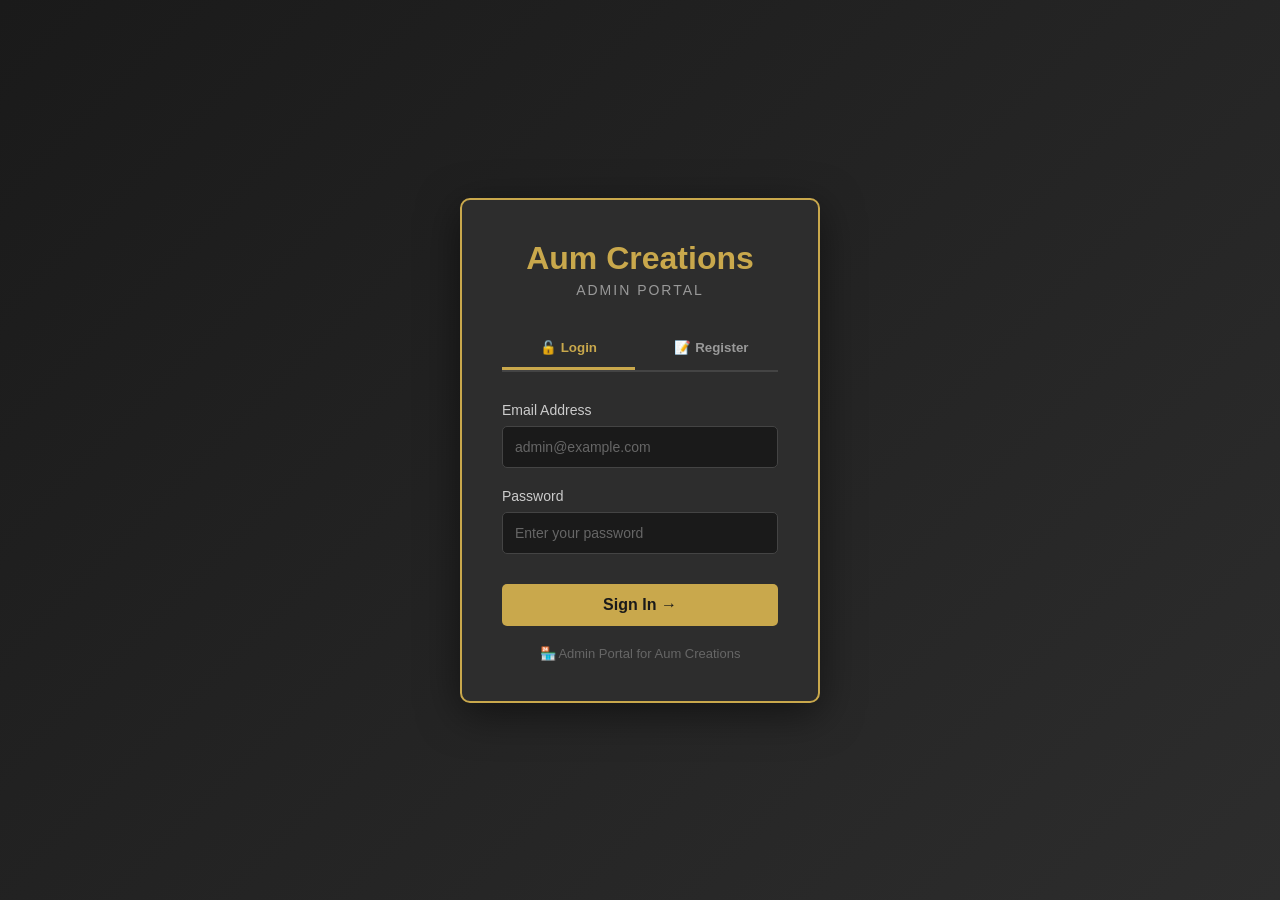
<file: templates/admin-login.html>
<!DOCTYPE html>
<html lang="en">
<head>
    <meta charset="UTF-8">
    <meta name="viewport" content="width=device-width, initial-scale=1.0">
    <title>Aum Creations - Admin Login</title>
    <style>
        * {
            margin: 0;
            padding: 0;
            box-sizing: border-box;
        }

        body {
            font-family: 'Segoe UI', Tahoma, Geneva, Verdana, sans-serif;
            background: linear-gradient(135deg, #1a1a1a 0%, #2d2d2d 100%);
            min-height: 100vh;
            display: flex;
            justify-content: center;
            align-items: center;
        }

        .container {
            width: 100%;
            max-width: 400px;
            padding: 20px;
        }

        .card {
            background: #2d2d2d;
            border-radius: 10px;
            padding: 40px;
            box-shadow: 0 10px 40px rgba(0, 0, 0, 0.5);
            border: 2px solid #c9a84c;
        }

        .logo {
            text-align: center;
            margin-bottom: 30px;
        }

        .logo h1 {
            color: #c9a84c;
            font-size: 32px;
            margin-bottom: 5px;
        }

        .logo p {
            color: #999;
            font-size: 14px;
            letter-spacing: 2px;
        }

        .tabs {
            display: flex;
            gap: 10px;
            margin-bottom: 30px;
            border-bottom: 2px solid #444;
        }

        .tab-btn {
            flex: 1;
            padding: 12px;
            background: none;
            border: none;
            color: #999;
            cursor: pointer;
            font-weight: 600;
            border-bottom: 3px solid transparent;
            transition: all 0.3s;
        }

        .tab-btn.active {
            color: #c9a84c;
            border-bottom-color: #c9a84c;
        }

        .tab-content {
            display: none;
        }

        .tab-content.active {
            display: block;
        }

        .form-group {
            margin-bottom: 20px;
        }

        .form-group label {
            display: block;
            color: #ccc;
            margin-bottom: 8px;
            font-weight: 500;
            font-size: 14px;
        }

        .form-group input {
            width: 100%;
            padding: 12px;
            background: #1a1a1a;
            border: 1px solid #444;
            border-radius: 5px;
            color: #fff;
            font-size: 14px;
            transition: all 0.3s;
        }

        .form-group input:focus {
            outline: none;
            border-color: #c9a84c;
            box-shadow: 0 0 8px rgba(201, 168, 76, 0.2);
        }

        .form-group input::placeholder {
            color: #666;
        }

        .alert {
            padding: 12px;
            border-radius: 5px;
            margin-bottom: 20px;
            display: none;
            font-size: 14px;
        }

        .alert.error {
            background: rgba(220, 53, 69, 0.2);
            color: #ff6b6b;
            border: 1px solid #ff6b6b;
            display: block;
        }

        .alert.success {
            background: rgba(40, 167, 69, 0.2);
            color: #51cf66;
            border: 1px solid #51cf66;
            display: block;
        }

        .btn {
            width: 100%;
            padding: 12px;
            background: #c9a84c;
            color: #1a1a1a;
            border: none;
            border-radius: 5px;
            font-weight: 600;
            cursor: pointer;
            font-size: 16px;
            transition: all 0.3s;
            margin-top: 10px;
        }

        .btn:hover {
            background: #b8972f;
            transform: translateY(-2px);
            box-shadow: 0 5px 15px rgba(201, 168, 76, 0.3);
        }

        .btn:disabled {
            background: #666;
            cursor: not-allowed;
            transform: none;
        }

        .loading {
            display: none;
            text-align: center;
        }

        .spinner {
            border: 3px solid #444;
            border-top: 3px solid #c9a84c;
            border-radius: 50%;
            width: 20px;
            height: 20px;
            animation: spin 1s linear infinite;
            margin: 0 auto 10px;
        }

        @keyframes spin {
            0% { transform: rotate(0deg); }
            100% { transform: rotate(360deg); }
        }

        .footer {
            text-align: center;
            margin-top: 20px;
            color: #666;
            font-size: 13px;
        }

        .footer a {
            color: #c9a84c;
            text-decoration: none;
        }

        .footer a:hover {
            text-decoration: underline;
        }

        .success-message {
            display: none;
            text-align: center;
            padding: 20px;
            background: rgba(40, 167, 69, 0.1);
            border-radius: 5px;
            margin-bottom: 20px;
        }

        .success-message.show {
            display: block;
        }

        .token-box {
            background: #1a1a1a;
            border: 1px solid #c9a84c;
            border-radius: 5px;
            padding: 15px;
            margin-bottom: 15px;
            color: #999;
            font-size: 12px;
            word-break: break-all;
            font-family: monospace;
        }

        .token-box .label {
            color: #c9a84c;
            font-weight: 600;
            margin-bottom: 8px;
            display: block;
        }

        .copy-btn {
            background: #444;
            color: #c9a84c;
            padding: 8px 15px;
            border: 1px solid #c9a84c;
            border-radius: 3px;
            cursor: pointer;
            font-size: 12px;
            margin-top: 10px;
            width: 100%;
            transition: all 0.3s;
        }

        .copy-btn:hover {
            background: #c9a84c;
            color: #1a1a1a;
        }
    </style>
</head>
<body>
    <div class="container">
        <div class="card">
            <div class="logo">
                <h1>Aum Creations</h1>
                <p>ADMIN PORTAL</p>
            </div>

            <div class="tabs">
                <button class="tab-btn active" onclick="switchTab('login')">🔓 Login</button>
                <button class="tab-btn" onclick="switchTab('register')">📝 Register</button>
            </div>

            <!-- Login Tab -->
            <div id="login" class="tab-content active">
                <div id="loginAlert" class="alert"></div>
                
                <form onsubmit="handleLogin(event)">
                    <div class="form-group">
                        <label>Email Address</label>
                        <input type="email" id="loginEmail" placeholder="admin@example.com" required>
                    </div>

                    <div class="form-group">
                        <label>Password</label>
                        <input type="password" id="loginPassword" placeholder="Enter your password" required>
                    </div>

                    <button type="submit" class="btn" id="loginBtn">Sign In →</button>
                    <div class="loading" id="loginLoading">
                        <div class="spinner"></div>
                        <p style="color: #999; font-size: 13px;">Signing in...</p>
                    </div>
                </form>

                <div id="tokenDisplay" style="display: none; margin-top: 20px;">
                    <div class="success-message show">
                        ✅ Login successful!
                    </div>
                    <div class="token-box">
                        <span class="label">Your Access Token:</span>
                        <div id="tokenValue"></div>
                        <button class="copy-btn" onclick="copyToken()">📋 Copy Token</button>
                    </div>
                    <p style="color: #999; font-size: 12px; text-align: center; margin-top: 10px;">
                        Go to <strong>admin-dashboard.html</strong> and paste this token when prompted
                    </p>
                    <button class="btn" onclick="goToDashboard()" style="background: #51cf66; margin-top: 10px;">
                        → Go to Dashboard
                    </button>
                </div>
            </div>

            <!-- Register Tab -->
            <div id="register" class="tab-content">
                <div id="registerAlert" class="alert"></div>

                <form onsubmit="handleRegister(event)">
                    <div class="form-group">
                        <label>Email Address</label>
                        <input type="email" id="registerEmail" placeholder="admin@example.com" required>
                    </div>

                    <div class="form-group">
                        <label>Password</label>
                        <input type="password" id="registerPassword" placeholder="Create a password" required minlength="6">
                        <small style="color: #666; display: block; margin-top: 5px;">Min 6 characters</small>
                    </div>

                    <div class="form-group">
                        <label>Confirm Password</label>
                        <input type="password" id="registerConfirm" placeholder="Confirm your password" required>
                    </div>

                    <button type="submit" class="btn" id="registerBtn">Create Account →</button>
                    <div class="loading" id="registerLoading">
                        <div class="spinner"></div>
                        <p style="color: #999; font-size: 13px;">Creating account...</p>
                    </div>
                </form>

                <div id="registerSuccess" class="success-message">
                    <h3 style="color: #51cf66; margin-bottom: 10px;">✅ Registration Successful!</h3>
                    <p style="color: #999; margin-bottom: 10px;">Your account has been created. Login with your credentials.</p>
                    <button class="btn" onclick="switchTab('login')" style="background: #c9a84c;">
                        → Go to Login
                    </button>
                </div>
            </div>

            <div class="footer">
                <p>🏪 Admin Portal for Aum Creations</p>
            </div>
        </div>
    </div>

    <script>
        const API_BASE = 'http://localhost:5000/api';

        function switchTab(tabName) {
            document.querySelectorAll('.tab-content').forEach(el => el.classList.remove('active'));
            document.querySelectorAll('.tab-btn').forEach(el => el.classList.remove('active'));
            document.getElementById(tabName).classList.add('active');
            event.target.classList.add('active');
        }

        function showAlert(elementId, message, type) {
            const alert = document.getElementById(elementId);
            alert.textContent = message;
            alert.className = `alert ${type}`;
        }

        async function handleRegister(e) {
            e.preventDefault();

            const email = document.getElementById('registerEmail').value;
            const password = document.getElementById('registerPassword').value;
            const confirm = document.getElementById('registerConfirm').value;

            if (password !== confirm) {
                showAlert('registerAlert', '❌ Passwords do not match', 'error');
                return;
            }

            document.getElementById('registerBtn').disabled = true;
            document.getElementById('registerLoading').style.display = 'block';

            try {
                const response = await fetch(`${API_BASE}/auth/register`, {
                    method: 'POST',
                    headers: { 'Content-Type': 'application/json' },
                    body: JSON.stringify({ email, password })
                });

                const data = await response.json();

                if (response.ok) {
                    showAlert('registerAlert', '✅ ' + data.message, 'success');
                    document.getElementById('registerSuccess').classList.add('show');
                    document.querySelector('form').reset();
                    setTimeout(() => switchTab('login'), 2000);
                } else {
                    showAlert('registerAlert', '❌ ' + (data.detail || 'Registration failed'), 'error');
                }
            } catch (error) {
                showAlert('registerAlert', '❌ Error: ' + error.message, 'error');
            } finally {
                document.getElementById('registerBtn').disabled = false;
                document.getElementById('registerLoading').style.display = 'none';
            }
        }

        async function handleLogin(e) {
            e.preventDefault();

            const email = document.getElementById('loginEmail').value;
            const password = document.getElementById('loginPassword').value;

            document.getElementById('loginBtn').disabled = true;
            document.getElementById('loginLoading').style.display = 'block';

            try {
                const response = await fetch(`${API_BASE}/auth/login`, {
                    method: 'POST',
                    headers: { 'Content-Type': 'application/json' },
                    body: JSON.stringify({ email, password })
                });

                const data = await response.json();

                if (response.ok) {
                    const token = data.access_token;
                    localStorage.setItem('auth_token', token);
                    localStorage.setItem('user_email', email);
                    
                    document.getElementById('tokenValue').textContent = token;
                    document.getElementById('tokenDisplay').style.display = 'block';
                    document.querySelector('form').style.display = 'none';
                } else {
                    showAlert('loginAlert', '❌ ' + (data.detail || 'Login failed'), 'error');
                }
            } catch (error) {
                showAlert('loginAlert', '❌ Error: ' + error.message, 'error');
            } finally {
                document.getElementById('loginBtn').disabled = false;
                document.getElementById('loginLoading').style.display = 'none';
            }
        }

        function copyToken() {
            const token = document.getElementById('tokenValue').textContent;
            navigator.clipboard.writeText(token).then(() => {
                alert('✅ Token copied to clipboard!');
            }).catch(err => {
                alert('❌ Failed to copy: ' + err);
            });
        }

        function goToDashboard() {
            window.location.href = '/admin-dashboard.html';
        }

        // Check if already logged in
        function isTokenExpired(token) {
            try {
                const payload = JSON.parse(atob(token.split('.')[1]));
                return Date.now() >= payload.exp * 1000;
            } catch {
                return true;
            }
        }

        window.onload = function() {
            const token = localStorage.getItem('auth_token');
            if (token && !isTokenExpired(token)) {
                // Already logged in with valid token, go to dashboard
                window.location.href = '/admin-dashboard.html';
            } else if (token) {
                // Token expired — clear it
                localStorage.removeItem('auth_token');
                localStorage.removeItem('user_email');
            }
        };
    </script>
</body>
</html>
</file>
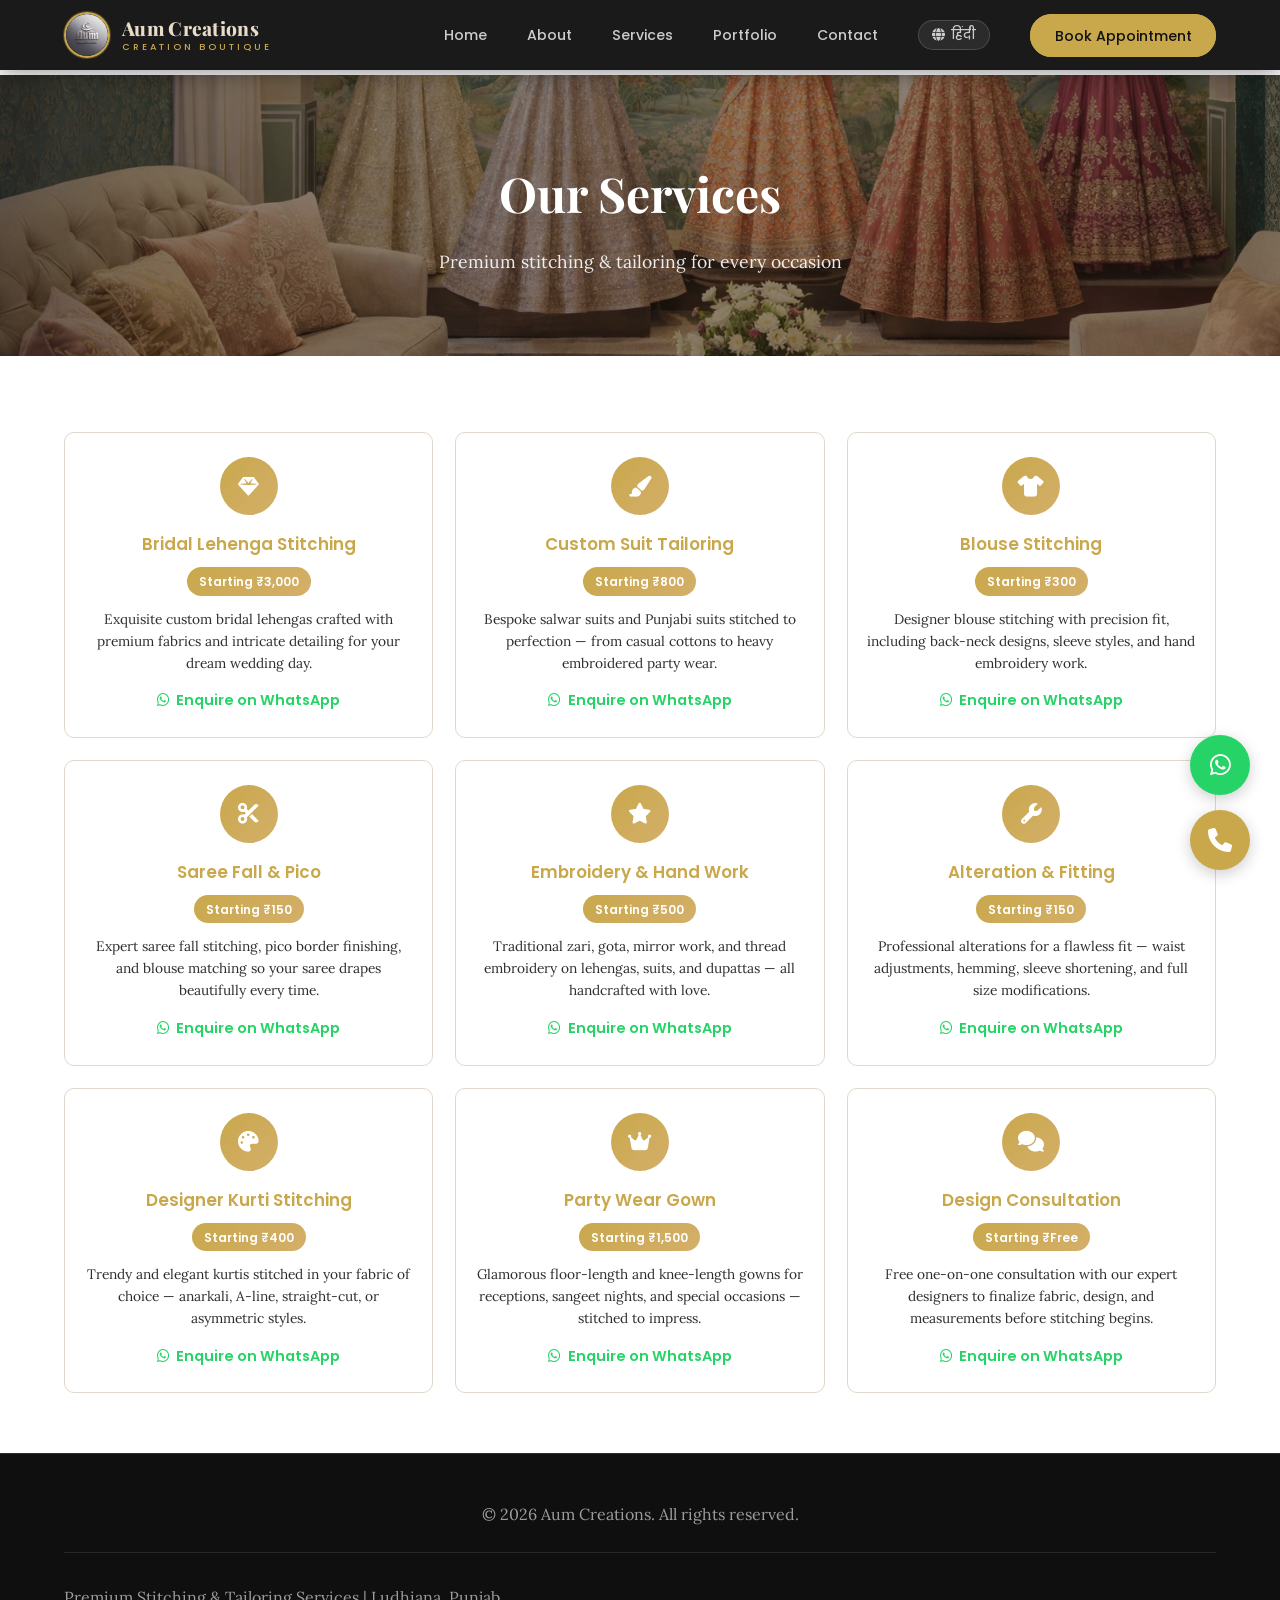
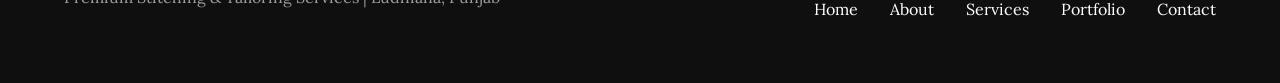
<file: templates/services.html>
<!DOCTYPE html>
<html lang="en">
<head>
    <meta charset="UTF-8">
    <meta name="viewport" content="width=device-width, initial-scale=1.0">
    <title>Services - Aum Creations</title>
    <link rel="icon" href="data:image/svg+xml,<svg xmlns='http://www.w3.org/2000/svg' viewBox='0 0 100 100'><text y='.9em' font-size='90'>✂️</text></svg>">
    <link rel="preconnect" href="https://fonts.googleapis.com">
    <link href="https://fonts.googleapis.com/css2?family=Playfair+Display:wght@700;800&family=Lora:wght@400;500;600&family=Poppins:wght@300;400;500;600&display=swap" rel="stylesheet">
    <link rel="stylesheet" href="https://cdnjs.cloudflare.com/ajax/libs/font-awesome/6.4.0/css/all.min.css">
    <link rel="stylesheet" href="/static/css/shared.css">
    <style>
        .services-section{padding:60px 5%;max-width:1400px;margin:0 auto}
        .services-grid{display:grid;grid-template-columns:repeat(3,1fr);gap:22px;margin-top:1rem}
        .service-card{background:var(--white);border:1px solid var(--border);border-radius:10px;padding:1.5rem 1.2rem;text-align:center;transition:all .3s}
        .service-card:hover{border-color:var(--primary);box-shadow:0 8px 28px rgba(139,111,71,.18);transform:translateY(-6px)}
        .service-icon{width:58px;height:58px;background:linear-gradient(135deg,var(--primary),var(--accent));border-radius:50%;display:flex;align-items:center;justify-content:center;margin:0 auto 1rem;font-size:1.3rem;color:var(--white)}
        .service-card h3{font-family:'Poppins',sans-serif;font-size:1.05rem;margin-bottom:.6rem;color:var(--primary);font-weight:600}
        .price-tag{display:inline-block;background:linear-gradient(135deg,var(--primary),var(--accent));color:var(--white);font-family:'Poppins',sans-serif;font-size:.75rem;font-weight:600;padding:.28rem .75rem;border-radius:20px;margin-bottom:.75rem}
        .service-card p{color:var(--text);line-height:1.6;margin-bottom:.85rem;font-size:.86rem}
        .wa-link{display:inline-flex;align-items:center;gap:.4rem;color:#25d366;text-decoration:none;font-weight:600;font-family:'Poppins',sans-serif;font-size:.9rem;transition:all .3s}
        .wa-link:hover{color:#1da851;transform:translateX(3px)}
        .loading{text-align:center;padding:3rem;color:var(--primary);font-family:'Poppins',sans-serif}
        .loading i{font-size:2rem;animation:spin 1s linear infinite}
        @media(max-width:1024px){.services-grid{grid-template-columns:repeat(2,1fr)}}
        @media(max-width:600px){.services-grid{grid-template-columns:1fr}}
        @keyframes spin{to{transform:rotate(360deg)}}
        .icons-map{display:none}
    </style>
</head>
<body class="lang-en" id="bodyEl">

<header>
    <nav>
        <a href="/" class="logo"><img src="/static/images/logo.png" alt="Aum Creation Boutique Logo"><div class="logo-text">Aum Creations<span>Creation Boutique</span></div></a>
        <ul class="nav-links" id="navLinks">
            <li><a href="/"><span class="en">Home</span><span class="hi">होम</span></a></li>
            <li><a href="/about"><span class="en">About</span><span class="hi">हमारे बारे में</span></a></li>
            <li><a href="/services"><span class="en">Services</span><span class="hi">सेवाएं</span></a></li>
            <li><a href="/portfolio"><span class="en">Portfolio</span><span class="hi">पोर्टफोलियो</span></a></li>
            <li><a href="/contact"><span class="en">Contact</span><span class="hi">संपर्क</span></a></li>
            <li><button class="lang-btn" onclick="toggleLang()"><i class="fas fa-globe"></i><span id="langLabel">हिंदी</span></button></li>
            <li><a href="/contact" class="cta-btn"><span class="en">Book Appointment</span><span class="hi">अपॉइंटमेंट बुक करें</span></a></li>
        </ul>
        <button class="mobile-menu-toggle" id="mobileMenuToggle"><i class="fas fa-bars"></i></button>
    </nav>
</header>

<div class="page-hero">
    <h1><span class="en">Our Services</span><span class="hi">हमारी सेवाएं</span></h1>
    <p><span class="en">Premium stitching & tailoring for every occasion</span><span class="hi">हर अवसर के लिए प्रीमियम सिलाई सेवाएं</span></p>
</div>

<section class="services-section">
    <div class="services-grid" id="servicesGrid">
        <div class="loading"><i class="fas fa-spinner"></i><p style="margin-top:1rem">Loading services...</p></div>
    </div>
</section>

<footer>
    <p>&copy; <span id="yr"></span> Aum Creations. All rights reserved.</p>
    <div class="footer-bottom">
        <p>Premium Stitching &amp; Tailoring Services | Ludhiana, Punjab</p>
        <div class="footer-links">
            <a href="/">Home</a><a href="/about">About</a><a href="/services">Services</a>
            <a href="/portfolio">Portfolio</a><a href="/contact">Contact</a>
        </div>
    </div>
</footer>

<div class="sticky-contact">
    <a href="#" onclick="return openWA('Hello Aum Creations!')" class="sticky-btn whatsapp-btn"><i class="fab fa-whatsapp"></i></a>
    <a href="tel:+91 92172 97800" class="sticky-btn call-btn"><i class="fas fa-phone"></i></a>
    <div class="sticky-btn scroll-to-top" id="scrollToTop"><i class="fas fa-arrow-up"></i></div>
</div>

<script src="/static/js/shared.js"></script>
<script>
const categoryIcons = {
    bridal: 'fas fa-gem', custom: 'fas fa-paint-brush',
    alterations: 'fas fa-scissors', default: 'fas fa-shirt'
};

async function loadServices() {
    const grid = document.getElementById('servicesGrid');
    try {
        const res = await fetch(`${API_BASE}/services`);
        const json = await res.json();
        if (!json.success || !json.data.length) {
            grid.innerHTML = '<p style="text-align:center;color:#999">No services found.</p>';
            return;
        }
        grid.innerHTML = json.data.map(s => `
            <div class="service-card">
                <div class="service-icon"><i class="${categoryIcons[s.category] || categoryIcons.default}"></i></div>
                <h3>${s.name}</h3>
                <div class="price-tag">Starting ₹${s.price?.toLocaleString('en-IN') || 'Call for price'}</div>
                <p>${s.description || 'Premium quality tailoring service'}</p>
                <a class="wa-link" href="#" onclick="return openWA('Hi! I am interested in ${s.name}. Please share details.')">
                    <i class="fab fa-whatsapp"></i> Enquire on WhatsApp
                </a>
            </div>`).join('');
    } catch (err) {
        // Fallback if API is offline
        const fallbackServices = [
            { icon: 'fas fa-gem',         name: 'Bridal Lehenga Stitching',  price: '3,000', desc: 'Exquisite custom bridal lehengas crafted with premium fabrics and intricate detailing for your dream wedding day.', wa: 'Bridal Lehenga Stitching' },
            { icon: 'fas fa-paint-brush', name: 'Custom Suit Tailoring',      price: '800',   desc: 'Bespoke salwar suits and Punjabi suits stitched to perfection — from casual cottons to heavy embroidered party wear.', wa: 'Custom Suit Tailoring' },
            { icon: 'fas fa-shirt',       name: 'Blouse Stitching',           price: '300',   desc: 'Designer blouse stitching with precision fit, including back-neck designs, sleeve styles, and hand embroidery work.', wa: 'Blouse Stitching' },
            { icon: 'fas fa-scissors',    name: 'Saree Fall &amp; Pico',      price: '150',   desc: 'Expert saree fall stitching, pico border finishing, and blouse matching so your saree drapes beautifully every time.', wa: 'Saree Fall and Pico' },
            { icon: 'fas fa-star',        name: 'Embroidery &amp; Hand Work', price: '500',   desc: 'Traditional zari, gota, mirror work, and thread embroidery on lehengas, suits, and dupattas — all handcrafted with love.', wa: 'Embroidery and Hand Work' },
            { icon: 'fas fa-wrench',      name: 'Alteration &amp; Fitting',   price: '150',   desc: 'Professional alterations for a flawless fit — waist adjustments, hemming, sleeve shortening, and full size modifications.', wa: 'Alteration and Fitting' },
            { icon: 'fas fa-palette',     name: 'Designer Kurti Stitching',   price: '400',   desc: 'Trendy and elegant kurtis stitched in your fabric of choice — anarkali, A-line, straight-cut, or asymmetric styles.', wa: 'Designer Kurti Stitching' },
            { icon: 'fas fa-crown',       name: 'Party Wear Gown',            price: '1,500', desc: 'Glamorous floor-length and knee-length gowns for receptions, sangeet nights, and special occasions — stitched to impress.', wa: 'Party Wear Gown' },
            { icon: 'fas fa-comments',    name: 'Design Consultation',        price: 'Free',  desc: 'Free one-on-one consultation with our expert designers to finalize fabric, design, and measurements before stitching begins.', wa: 'Free Design Consultation' },
        ];
        grid.innerHTML = fallbackServices.map(s => `
            <div class="service-card">
                <div class="service-icon"><i class="${s.icon}"></i></div>
                <h3>${s.name}</h3>
                <div class="price-tag">Starting ₹${s.price}</div>
                <p>${s.desc}</p>
                <a class="wa-link" href="#" onclick="return openWA('Hi! I am interested in ${s.wa}. Please share details.')">
                    <i class="fab fa-whatsapp"></i> Enquire on WhatsApp
                </a>
            </div>`).join('');
    }
}
loadServices();
</script>
</body>
</html>
</file>
<file: static/css/shared.css>
*{margin:0;padding:0;box-sizing:border-box}
:root{
  --primary:#c9a84c;
  --primary-dark:#a07830;
  --primary-light:#e8d5a0;
  --accent:#d4af6a;
  --dark:#111111;
  --nav-bg:#1a1a1a;
  --light:#f7f5f0;
  --white:#ffffff;
  --text:#2e2e2e;
  --border:#e0d8cc;
  --success:#27ae60;
  --warning:#f39c12;
  --silver:#b0b8c1;
  --charcoal:#374151;
}
html{scroll-behavior:smooth}
body{font-family:'Lora',serif;color:var(--text);background:var(--white);line-height:1.6;overflow-x:hidden}

/* language */
.lang-en .hi{display:none}
.lang-hi .en{display:none}

/* header */
header{background:var(--nav-bg);position:fixed;top:0;left:0;right:0;z-index:1000;box-shadow:0 2px 24px rgba(0,0,0,.45);animation:slideDown .6s ease-out}
@keyframes slideDown{from{transform:translateY(-100%);opacity:0}to{transform:translateY(0);opacity:1}}
nav{display:flex;justify-content:space-between;align-items:center;padding:0.75rem 5%;max-width:1400px;margin:0 auto;width:100%}

/* ── LOGO ── */
.logo{display:flex;align-items:center;gap:0.75rem;text-decoration:none;line-height:1}
.logo img{
  height:46px;width:46px;
  object-fit:cover;
  border-radius:50%;
  border:2px solid var(--primary);
  box-shadow:0 0 0 1px rgba(201,168,76,0.3);
  flex-shrink:0;
  display:block;
}
.logo-text{
  display:flex;flex-direction:column;
  font-family:'Playfair Display',serif;
  font-size:1.2rem;font-weight:800;
  color:#e8dcc8;
  letter-spacing:0.3px;line-height:1.2;
}
.logo-text span{
  font-size:0.58rem;font-weight:500;
  color:var(--primary);
  letter-spacing:3px;
  font-family:'Poppins',sans-serif;
  text-transform:uppercase;
  margin-top:1px;
}

/* nav links */
.nav-links{display:flex;list-style:none;gap:2.5rem;align-items:center}
.nav-links a{color:#ccc;text-decoration:none;font-family:'Poppins',sans-serif;font-size:.88rem;font-weight:500;position:relative;transition:color .3s}
.nav-links a::after{content:'';position:absolute;bottom:-5px;left:0;width:0;height:2px;background:var(--primary);transition:width .3s}
.nav-links a:hover{color:var(--primary)}
.nav-links a:hover::after{width:100%}
.cta-btn{background:var(--primary);color:var(--dark)!important;padding:.6rem 1.4rem;border-radius:30px;font-family:'Poppins',sans-serif;font-weight:600;transition:all .3s;border:2px solid var(--primary)}
.cta-btn::after{display:none!important}
.cta-btn:hover{background:transparent;color:var(--primary)!important;transform:translateY(-2px);box-shadow:0 8px 20px rgba(201,168,76,.25)}
.lang-btn{background:rgba(255,255,255,0.08);border:1px solid rgba(255,255,255,0.15);border-radius:20px;padding:.3rem .8rem;cursor:pointer;font-family:'Poppins',sans-serif;font-size:.8rem;font-weight:500;color:#ccc;transition:all .3s;display:flex;align-items:center;gap:.4rem}
.lang-btn:hover{background:var(--primary);color:var(--dark);border-color:var(--primary)}
.mobile-menu-toggle{display:none;background:none;border:none;font-size:1.5rem;cursor:pointer;color:var(--primary)}

/* buttons */
.btn{padding:1.1rem 2.2rem;font-size:1rem;border:none;border-radius:40px;cursor:pointer;font-family:'Poppins',sans-serif;font-weight:600;transition:all .3s;text-decoration:none;display:inline-flex;align-items:center;gap:.5rem}
.btn-primary{background:var(--white);color:var(--primary)}
.btn-primary:hover{transform:translateY(-4px);box-shadow:0 12px 30px rgba(0,0,0,.3)}
.btn-secondary{background:transparent;color:var(--white);border:2px solid var(--white)}
.btn-secondary:hover{background:var(--white);color:var(--primary);transform:translateY(-4px)}

/* section headers */
.section-header{text-align:center;margin-bottom:4rem}
.section-header h2{font-family:'Playfair Display',serif;font-size:2.8rem;color:var(--primary);margin-bottom:1rem}
.section-header p{font-size:1.1rem;color:var(--text);max-width:600px;margin:0 auto;opacity:.8}

/* sticky */
.sticky-contact{position:fixed;bottom:30px;right:30px;z-index:999;display:flex;flex-direction:column;gap:15px}
.sticky-btn{width:60px;height:60px;border-radius:50%;display:flex;align-items:center;justify-content:center;cursor:pointer;transition:all .3s;box-shadow:0 4px 15px rgba(0,0,0,.2);text-decoration:none;font-size:1.5rem}
.whatsapp-btn{background:#25d366;color:var(--white)}
.whatsapp-btn:hover{background:#20ba5a;transform:scale(1.15)}
.call-btn{background:var(--primary);color:var(--white)}
.call-btn:hover{background:var(--primary-dark);transform:scale(1.15)}
.scroll-to-top{background:var(--accent);color:var(--white);display:none}
.scroll-to-top.show{display:flex}
.scroll-to-top:hover{transform:scale(1.15)}

/* footer */
footer{background:#0f0f0f;color:#ccc;padding:3rem 5%;text-align:center;border-top:1px solid rgba(201,168,76,0.2)}
footer p{margin-bottom:1.5rem;opacity:.75}
.footer-bottom{border-top:1px solid rgba(255,255,255,.1);padding-top:2rem;display:flex;justify-content:space-between;align-items:center;flex-wrap:wrap;gap:2rem;max-width:1400px;margin:0 auto}
.footer-links{display:flex;gap:2rem;justify-content:center;flex-wrap:wrap}
.footer-links a{color:var(--white);text-decoration:none;transition:color .3s}
.footer-links a:hover{color:var(--accent)}

/* page hero (for inner pages) */
.page-hero{margin-top:75px;background:linear-gradient(135deg,rgba(15,15,15,.5),rgba(30,22,10,.4)),url('/static/images/hero-luxury-bridal.png') center/cover no-repeat;color:var(--white);padding:80px 5%;text-align:center}
.page-hero h1{font-family:'Playfair Display',serif;font-size:3rem;margin-bottom:1rem}
.page-hero p{font-size:1.1rem;opacity:.9}

/* responsive */
@media(max-width:1024px){.about,.contact-wrapper{grid-template-columns:1fr}}
@media(max-width:768px){
    .mobile-menu-toggle{display:block}
    .nav-links{position:absolute;top:100%;left:0;right:0;background:var(--nav-bg);flex-direction:column;gap:1rem;padding:2rem;display:none;box-shadow:0 10px 30px rgba(0,0,0,.5);border-top:1px solid rgba(255,255,255,0.07)}
    .nav-links.active{display:flex}
    .section-header h2{font-size:2rem}
    .footer-bottom{flex-direction:column;text-align:center}
    .footer-links{justify-content:center}
    .sticky-contact{bottom:20px;right:20px}
}
@media(max-width:480px){
    nav{padding:0.6rem 3%}.logo img{height:36px;width:36px}.logo-text{font-size:1rem}
    .sticky-btn{width:50px;height:50px;font-size:1.2rem}
}
</file>
